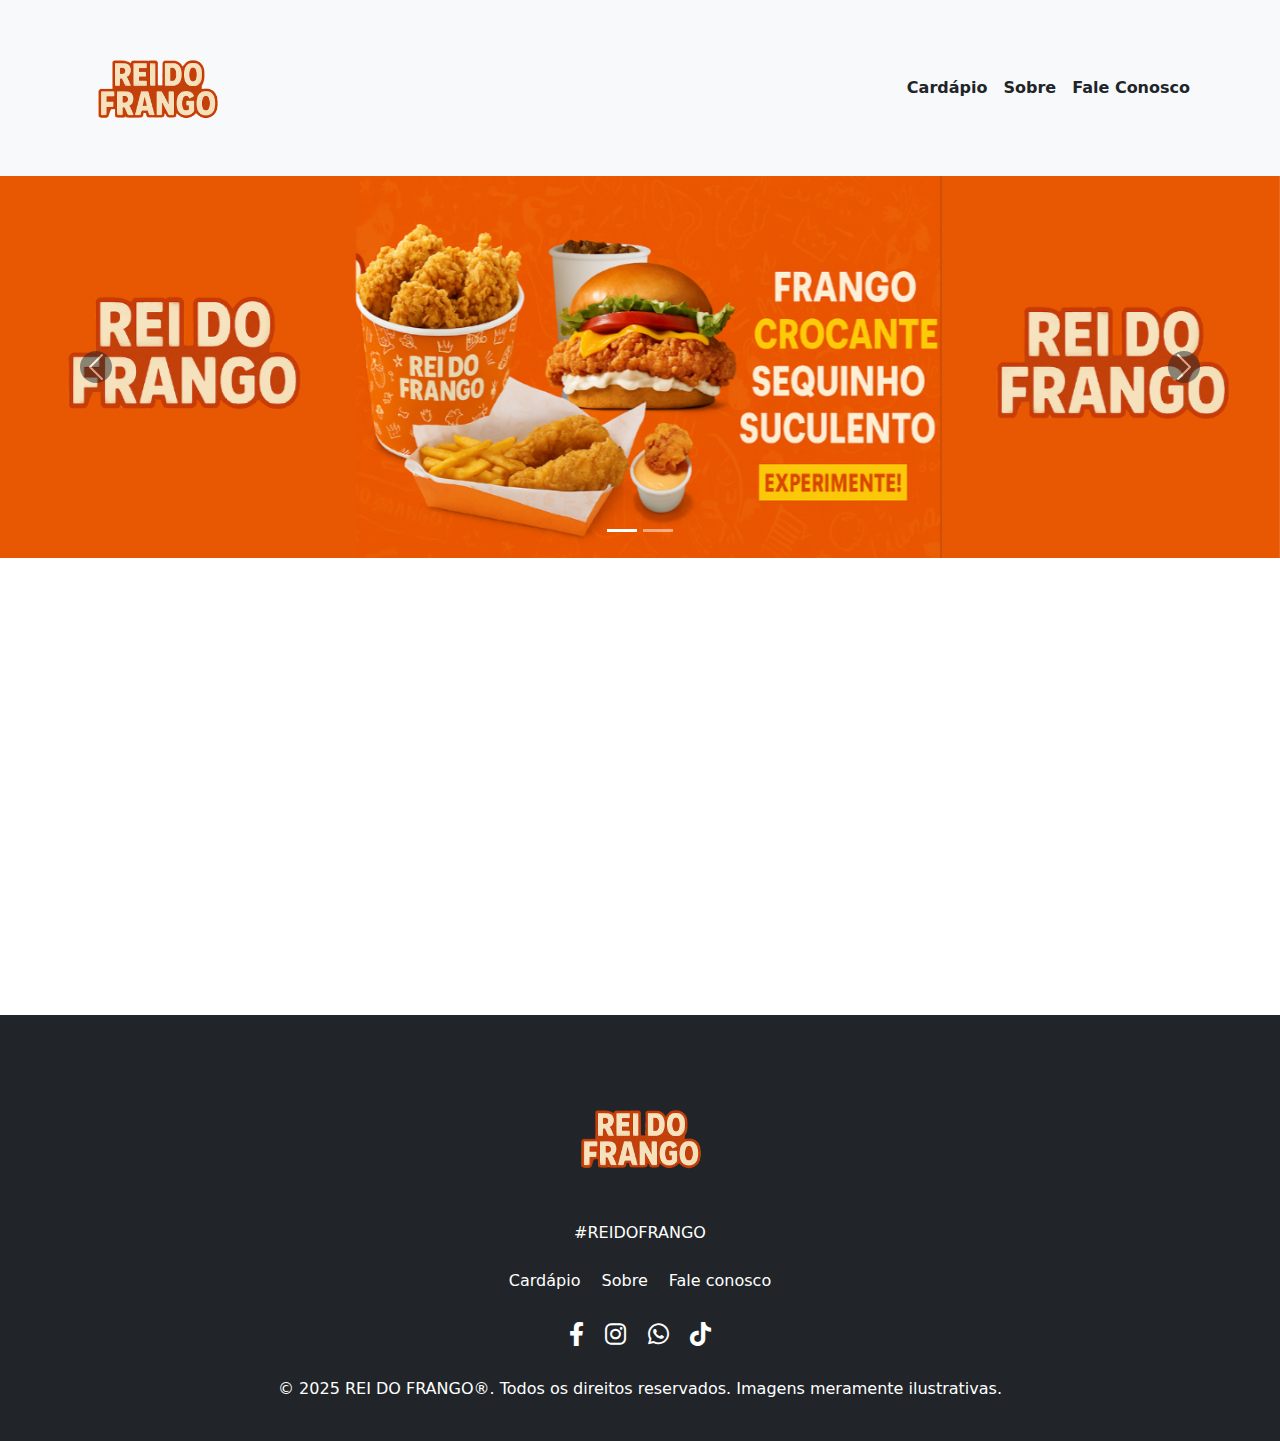
<file: HTML/site/index.html>
<!DOCTYPE html>
<html lang="pt-BR">
<head>
    <meta charset="UTF-8">
    <meta name="viewport" content="width=device-width, initial-scale=1.0">
    <title>Início | REI DO FRANGO</title>
    <link href="https://cdn.jsdelivr.net/npm/bootstrap@5.3.0/dist/css/bootstrap.min.css" rel="stylesheet">
    <link rel="stylesheet" href="https://cdnjs.cloudflare.com/ajax/libs/font-awesome/6.0.0-beta3/css/all.min.css">
</head>
<body>
    <nav class="navbar navbar-expand-lg navbar-light bg-light shadow-sm">
        <div class="container">
            <a class="navbar-brand" href="index.html">
                <img src="../Imagens/logo.png" alt="Logo" class="img-fluid" style="height: 150px;">
            </a>
            <button class="navbar-toggler" type="button" data-bs-toggle="collapse" data-bs-target="#navbarNav" aria-controls="navbarNav" aria-expanded="false" aria-label="Toggle navigation">
                <span class="navbar-toggler-icon"></span>
            </button>
            <div class="collapse navbar-collapse" id="navbarNav">
                <ul class="navbar-nav ms-auto">
                    <li class="nav-item">
                        <a class="nav-link text-dark fw-bold" href="cardapio.html">Cardápio</a>
                    </li>
                    <li class="nav-item">
                        <a class="nav-link text-dark fw-bold" href="sobre.html">Sobre</a>
                    </li>
                    <li class="nav-item">
                        <a class="nav-link text-dark fw-bold" href="faleconosco.html">Fale Conosco</a>
                    </li>
                </ul>
            </div>
        </div>
    </nav>

    <header id="hero-carousel" class="carousel slide" data-bs-ride="carousel">
        <div class="carousel-indicators">
            <button type="button" data-bs-target="#hero-carousel" data-bs-slide-to="0" class="active" aria-current="true" aria-label="Slide 1"></button>
            <button type="button" data-bs-target="#hero-carousel" data-bs-slide-to="1" aria-label="Slide 2"></button>
        </div>
        <div class="carousel-inner h-100">
            <div class="carousel-item active h-100">
                <img src="../Imagens/telainicio.png" class="d-block w-100 h-100" alt="Início">
                <div class="carousel-caption d-none d-md-block text-white">
                    </div>
            </div>
            <div class="carousel-item h-100">
                <img src="../Imagens/baixeoapp.jpeg" class="d-block w-100 h-100" alt="App">
                <div class="carousel-caption d-none d-md-block text-white">
                    </div>
            </div>
        </div>
        <button class="carousel-control-prev" type="button" data-bs-target="#hero-carousel" data-bs-slide="prev">
            <span class="carousel-control-prev-icon bg-dark rounded-circle p-3" aria-hidden="true"></span>
            <span class="visually-hidden">Anterior</span>
        </button>
        <button class="carousel-control-next" type="button" data-bs-target="#hero-carousel" data-bs-slide="next">
            <span class="carousel-control-next-icon bg-dark rounded-circle p-3" aria-hidden="true"></span>
            <span class="visually-hidden">Próximo</span>
        </button>
    </header>

    <iframe src="https://www.google.com/maps/embed?pb=!1m18!1m12!1m3!1d3679.620108985172!2d-43.37688222409892!3d-22.753383833076156!2m3!1f0!2f0!3f0!3m2!1i1024!2i768!4f13.1!3m3!1m2!1s0x9975b9f7a5523b%3A0xc00f2771d643801f!2sRio%20de%20Janeiro!5e0!3m2!1spt-BR!2sbr!4v1700000000000!5m2!1spt-BR!2sbr" width="100%" height="450" style="border:0;" allowfullscreen="" loading="lazy" referrerpolicy="no-referrer-when-downgrade"></iframe>

    <footer class="bg-dark text-white pt-5 pb-4">
        <div class="container text-center">
            <h3><img src="../Imagens/logo.png" height="150px" alt="Logo REI DO FRANGO"></h3>
            <p class="hashtag">#REIDOFRANGO</p>
            <ul class="list-inline my-4">
                <li class="list-inline-item mx-2"><a href="cardapio.html" class="text-white text-decoration-none">Cardápio</a></li>
                <li class="list-inline-item mx-2"><a href="sobre.html" class="text-white text-decoration-none">Sobre</a></li>
                <li class="list-inline-item mx-2"><a href="faleconosco.html" class="text-white text-decoration-none">Fale conosco</a></li>
            </ul>
            <div class="social-icons mb-4">
               <a href="https://facebook.com" target="_blank" class="text-white mx-2 fs-4"><i class="fab fa-facebook-f"></i></a>
                <a href="https://instagram.com" target="_blank" class="text-white mx-2 fs-4"><i class="fab fa-instagram"></i></a>
                <a href="https://whatsapp.com" target="_blank" class="text-white mx-2 fs-4"><i class="fab fa-whatsapp"></i></a>
                <a href="https://tiktok.com" target="_blank" class="text-white mx-2 fs-4"><i class="fab fa-tiktok"></i></a>
            </div>
            <p class="copyright-text">© 2025 REI DO FRANGO®. Todos os direitos reservados. Imagens meramente ilustrativas.</p>
        </div>
    </footer>

    <script src="https://cdn.jsdelivr.net/npm/bootstrap@5.3.3/dist/js/bootstrap.bundle.min.js" integrity="sha384-YvpcrYf0tY3lHB60NNkmXc5s9fDVZLESaAA55NDzOxhy9GkcIdslK1eN7N6jIeHz" crossorigin="anonymous"></script>
</body>
</html>
</file>
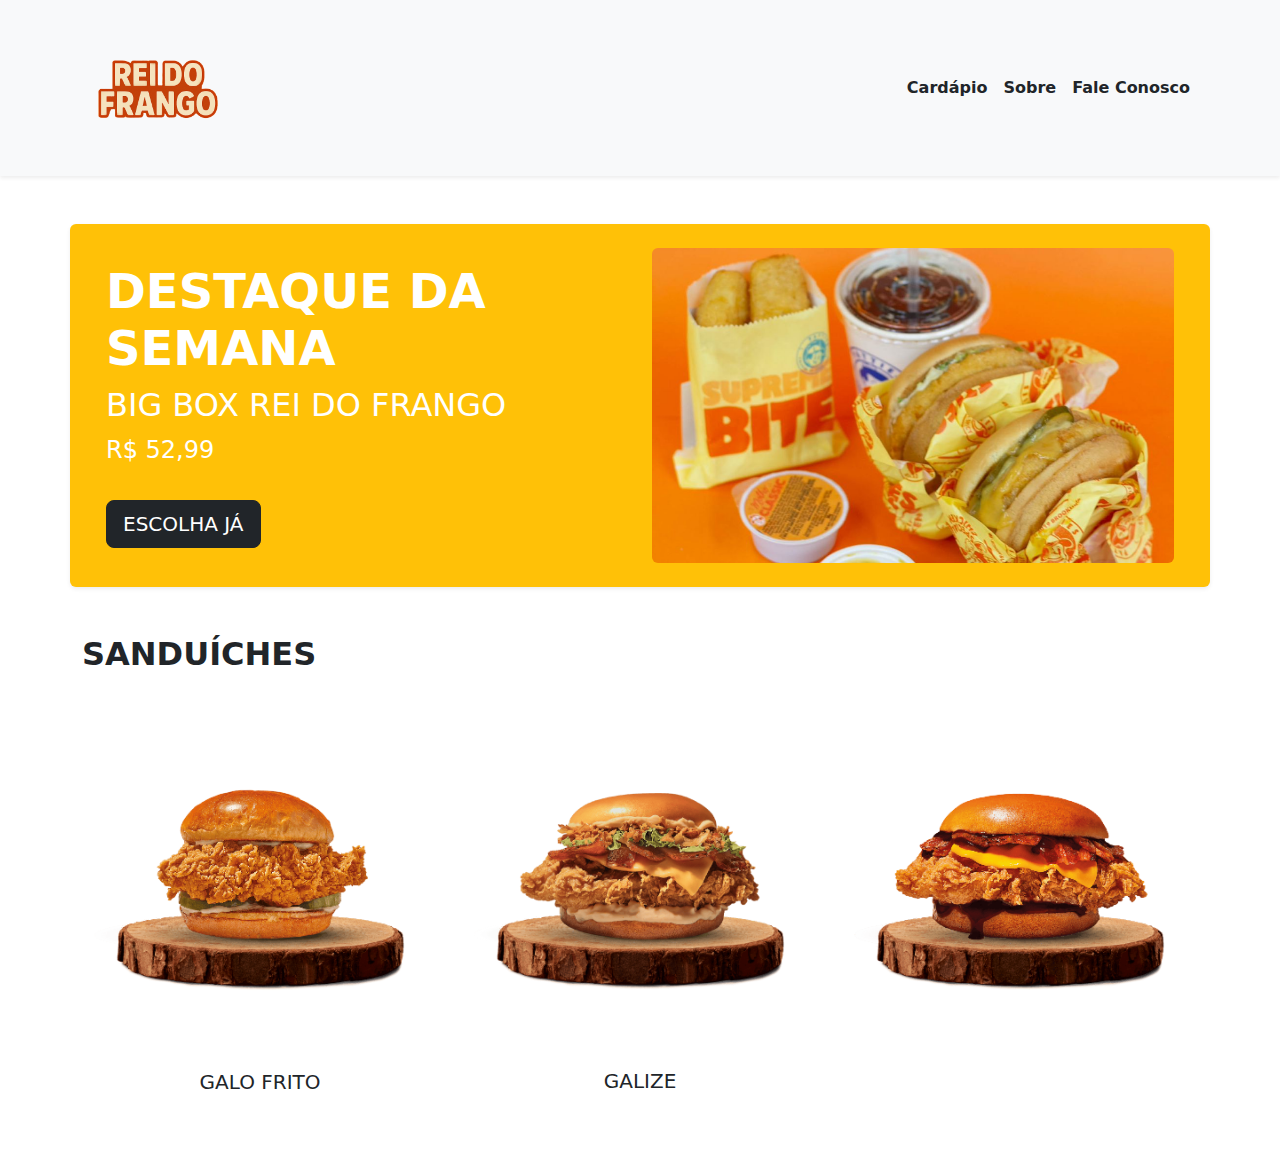
<file: HTML/site/cardapio.html>
<!DOCTYPE html>
<html lang="pt-BR">
<head>
    <meta charset="UTF-8">
    <meta name="viewport" content="width=device-width, initial-scale=1.0">
    <title>Cardápio | REI DO FRANGO</title>
    <link href="https://cdn.jsdelivr.net/npm/bootstrap@5.3.3/dist/css/bootstrap.min.css" rel="stylesheet" integrity="sha384-QWTKZyjpPEjISv5WaRU9OFeRpok6YctnYmDr5pNlyT2bRjXh0JMhjY6hW+ALEwIH" crossorigin="anonymous">
    <link rel="stylesheet" href="https://cdnjs.cloudflare.com/ajax/libs/font-awesome/6.0.0-beta3/css/all.min.css">
</head>
<body>
    <nav class="navbar navbar-expand-lg navbar-light bg-light shadow-sm">
        <div class="container">
            <a class="navbar-brand" href="index.html">
                <img src="../Imagens/logo.png" alt="Logo" class="img-fluid" style="height: 150px;">
            </a>
            <button class="navbar-toggler" type="button" data-bs-toggle="collapse" data-bs-target="#navbarNav" aria-controls="navbarNav" aria-expanded="false" aria-label="Toggle navigation">
                <span class="navbar-toggler-icon"></span>
            </button>
            <div class="collapse navbar-collapse" id="navbarNav">
                <ul class="navbar-nav ms-auto">
                    <li class="nav-item">
                        <a class="nav-link text-dark fw-bold" href="cardapio.html">Cardápio</a>
                    </li>
                    <li class="nav-item">
                        <a class="nav-link text-dark fw-bold" href="sobre.html">Sobre</a>
                    </li>
                    <li class="nav-item">
                        <a class="nav-link text-dark fw-bold" href="faleconosco.html">Fale Conosco</a>
                    </li>
                </ul>
            </div>
        </div>
    </nav>

    <div class="container my-5">
        <div class="row bg-warning text-white p-4 rounded shadow-sm align-items-center mb-5">
            <div class="col-md-6 text-center text-md-start">
                <h2 class="display-5 fw-bold">DESTAQUE DA SEMANA</h2>
                <h3 class="fs-2">BIG BOX REI DO FRANGO</h3>
                <p class="fs-4">R$ 52,99</p>
                <button class="btn btn-dark btn-lg mt-3">ESCOLHA JÁ</button>
            </div>
            <div class="col-md-6 text-center">
                <img src="../Imagens/design-sem-nome-2023-08-08t170018.webp" alt="Big Box Rei do Frango" class="img-fluid rounded">
            </div>
        </div>

        <h2 class="text-dark fw-bold mb-4">SANDUÍCHES</h2>
        <div class="row row-cols-1 row-cols-md-3 g-4 mb-5">
            <div class="col text-center">
                <div class="card h-100 border-0">
                    <img src="../Imagens/sanduiche_thesandwich_totem.png" class="card-img-top rounded" alt="GALO FRITO">
                    <div class="card-body">
                        <h5 class="card-title text-dark">GALO FRITO</h5>
                    </div>
                </div>
            </div>
            <div class="col text-center">
                <div class="card h-100 border-0">
                    <img src="../Imagens/sanduiche_cbf_totem.png" class="card-img-top rounded" alt="GALIZE">
                    <div class="card-body">
                        <h5 class="card-title text-dark">GALIZE</h5>
                    </div>
                </div>
            </div>
            <div class="col text-center">
                <div class="card h-100 border-0">
                    <img src="../Imagens/sanduiche_bbqbacon_totem.png" class="card-img-top rounded" alt="CARUJÓ">
                    <div class="
</file>
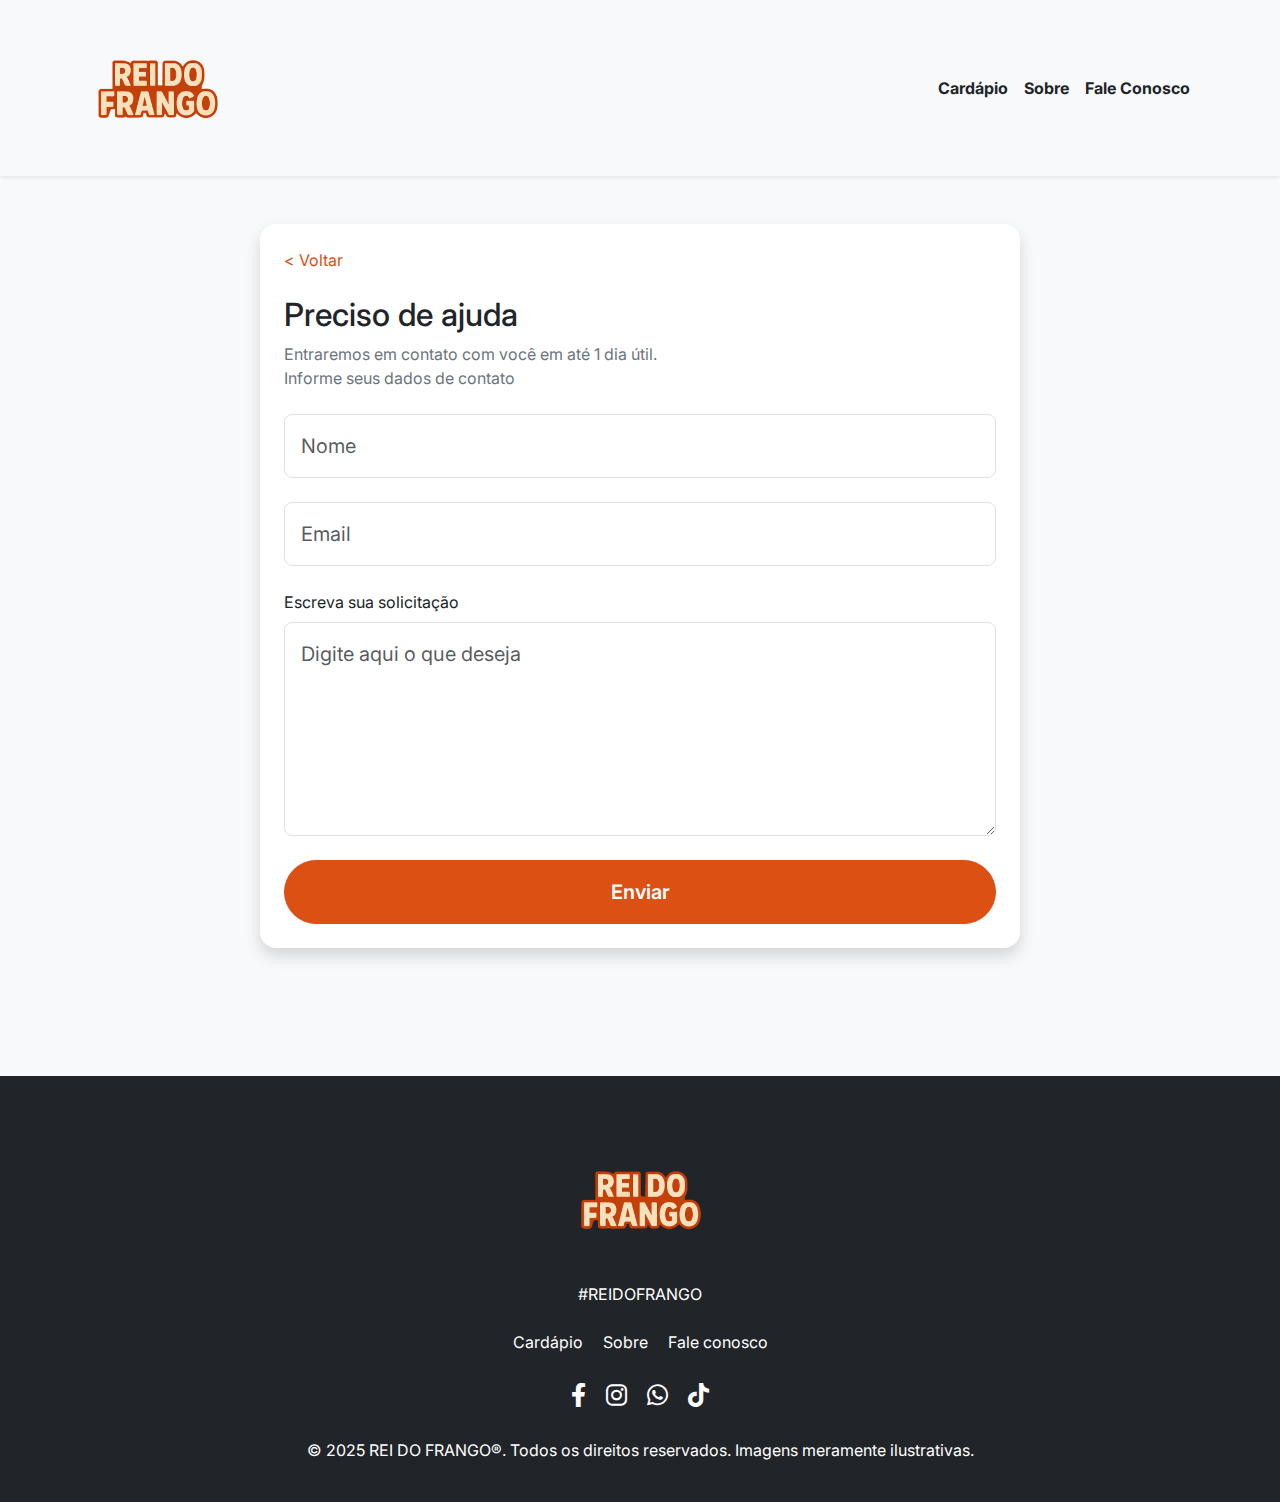
<file: HTML/site/faleconosco.html>
<!DOCTYPE html>
<html lang="pt-BR">
<head>
    <meta charset="UTF-8">
    <meta name="viewport" content="width=device-width, initial-scale=1.0">
    <title>Fale conosco | REI DO FRANGO</title>
    <link href="https://cdn.jsdelivr.net/npm/bootstrap@5.3.3/dist/css/bootstrap.min.css" rel="stylesheet" integrity="sha384-QWTKZyjpPEjISv5WaRU9OFeRpok6YctnYmDr5pNlyT2bRjXh0JMhjY6hW+ALEwIH" crossorigin="anonymous">
    <link rel="stylesheet" href="https://cdnjs.cloudflare.com/ajax/libs/font-awesome/6.0.0-beta3/css/all.min.css" crossorigin="anonymous">
    <link href="https://fonts.googleapis.com/css2?family=Inter:wght@400;500;600;700&display=swap" rel="stylesheet">
    <link rel="stylesheet" href="style.css"> 
    </head>
<body>
    <nav class="navbar navbar-expand-lg navbar-light bg-light shadow-sm">
        <div class="container">
            <a class="navbar-brand" href="index.html">
                <img src="../Imagens/logo.png" alt="Logo" class="img-fluid" style="height: 150px;">
            </a>
            <button class="navbar-toggler" type="button" data-bs-toggle="collapse" data-bs-target="#navbarNav" aria-controls="navbarNav" aria-expanded="false" aria-label="Toggle navigation">
                <span class="navbar-toggler-icon"></span>
            </button>
            <div class="collapse navbar-collapse" id="navbarNav">
                <ul class="navbar-nav ms-auto">
                    <li class="nav-item">
                        <a class="nav-link text-dark fw-bold" href="cardapio.html">Cardápio</a>
                    </li>
                    <li class="nav-item">
                        <a class="nav-link text-dark fw-bold" href="sobre.html">Sobre</a>
                    </li>
                    <li class="nav-item">
                        <a class="nav-link text-dark fw-bold" href="faleconosco.html">Fale Conosco</a>
                    </li>
                </ul>
            </div>
        </div>
    </nav>

    <main class="d-flex justify-content-center align-items-start py-5 min-vh-100">
        <div class="container">
            <div class="row justify-content-center">
                <div class="col-12 col-md-10 col-lg-8 bg-white p-4 rounded-4 shadow">
                    <div class="mb-4">
                        <a href="javascript:history.back()" class="text-custom-orange text-decoration-none">
                            < Voltar
                        </a>
                    </div>

                    <h2 class="mb-2">Preciso de ajuda</h2>
                    <p class="mb-4 text-secondary">
                        Entraremos em contato com você em até 1 dia útil.<br>
                        Informe seus dados de contato
                    </p>

                    <form>
                        <div class="mb-4">
                            <input type="text" class="form-control rounded-3 p-3 fs-5" id="nome" placeholder="Nome" required>
                        </div>

                        <div class="mb-4">
                            <input type="email" class="form-control rounded-3 p-3 fs-5" id="email" placeholder="Email" required>
                        </div>

                        <div class="mb-4">
                            <label for="solicitacao" class="form-label mb-2">Escreva sua solicitação</label>
                            <textarea class="form-control rounded-3 p-3 fs-5" id="solicitacao" rows="6" placeholder="Digite aqui o que deseja" required></textarea>
                        </div>

                        <div class="d-grid mt-4">
                            <button type="submit" class="btn btn-custom-orange py-3 px-5 fs-5 fw-semibold rounded-pill">Enviar</button>
                        </div>
                    </form>
                </div>
            </div>
        </div>
    </main>

    <footer class="bg-dark text-white pt-5 pb-4">
        <div class="container text-center">
            <h3>
                <img src="../Imagens/logo.png" height="150px" alt="Logo REI DO FRANGO">
            </h3>
            <p class="hashtag">#REIDOFRANGO</p>
            <ul class="list-inline my-4">
                <li class="list-inline-item mx-2"><a href="cardapio.html" class="text-white text-decoration-none">Cardápio</a></li>
                <li class="list-inline-item mx-2"><a href="sobre.html" class="text-white text-decoration-none">Sobre</a></li>
                <li class="list-inline-item mx-2"><a href="faleconosco.html" class="text-white text-decoration-none">Fale conosco</a></li>
            </ul>
            <div class="social-icons mb-4">
               <a href="https://facebook.com" target="_blank" class="text-white mx-2 fs-4"><i class="fab fa-facebook-f"></i></a>
                <a href="https://instagram.com" target="_blank" class="text-white mx-2 fs-4"><i class="fab fa-instagram"></i></a>
                <a href="https://whatsapp.com" target="_blank" class="text-white mx-2 fs-4"><i class="fab fa-whatsapp"></i></a>
                <a href="https://tiktok.com" target="_blank" class="text-white mx-2 fs-4"><i class="fab fa-tiktok"></i></a>
            </div>
            <p class="copyright-text">&copy; 2025 REI DO FRANGO®. Todos os direitos reservados. Imagens meramente ilustrativas.</p>
        </div>
    </footer>

    <script src="https://cdn.jsdelivr.net/npm/bootstrap@5.3.3/dist/js/bootstrap.bundle.min.js" integrity="sha384-YvpcrYf0tY3lHB60NNkmXc5s9fDVZLESaAA55NDzOxhy9GkcIdslK1eN7N6jIeHz" crossorigin="anonymous"></script>
</body>
</html>
</file>
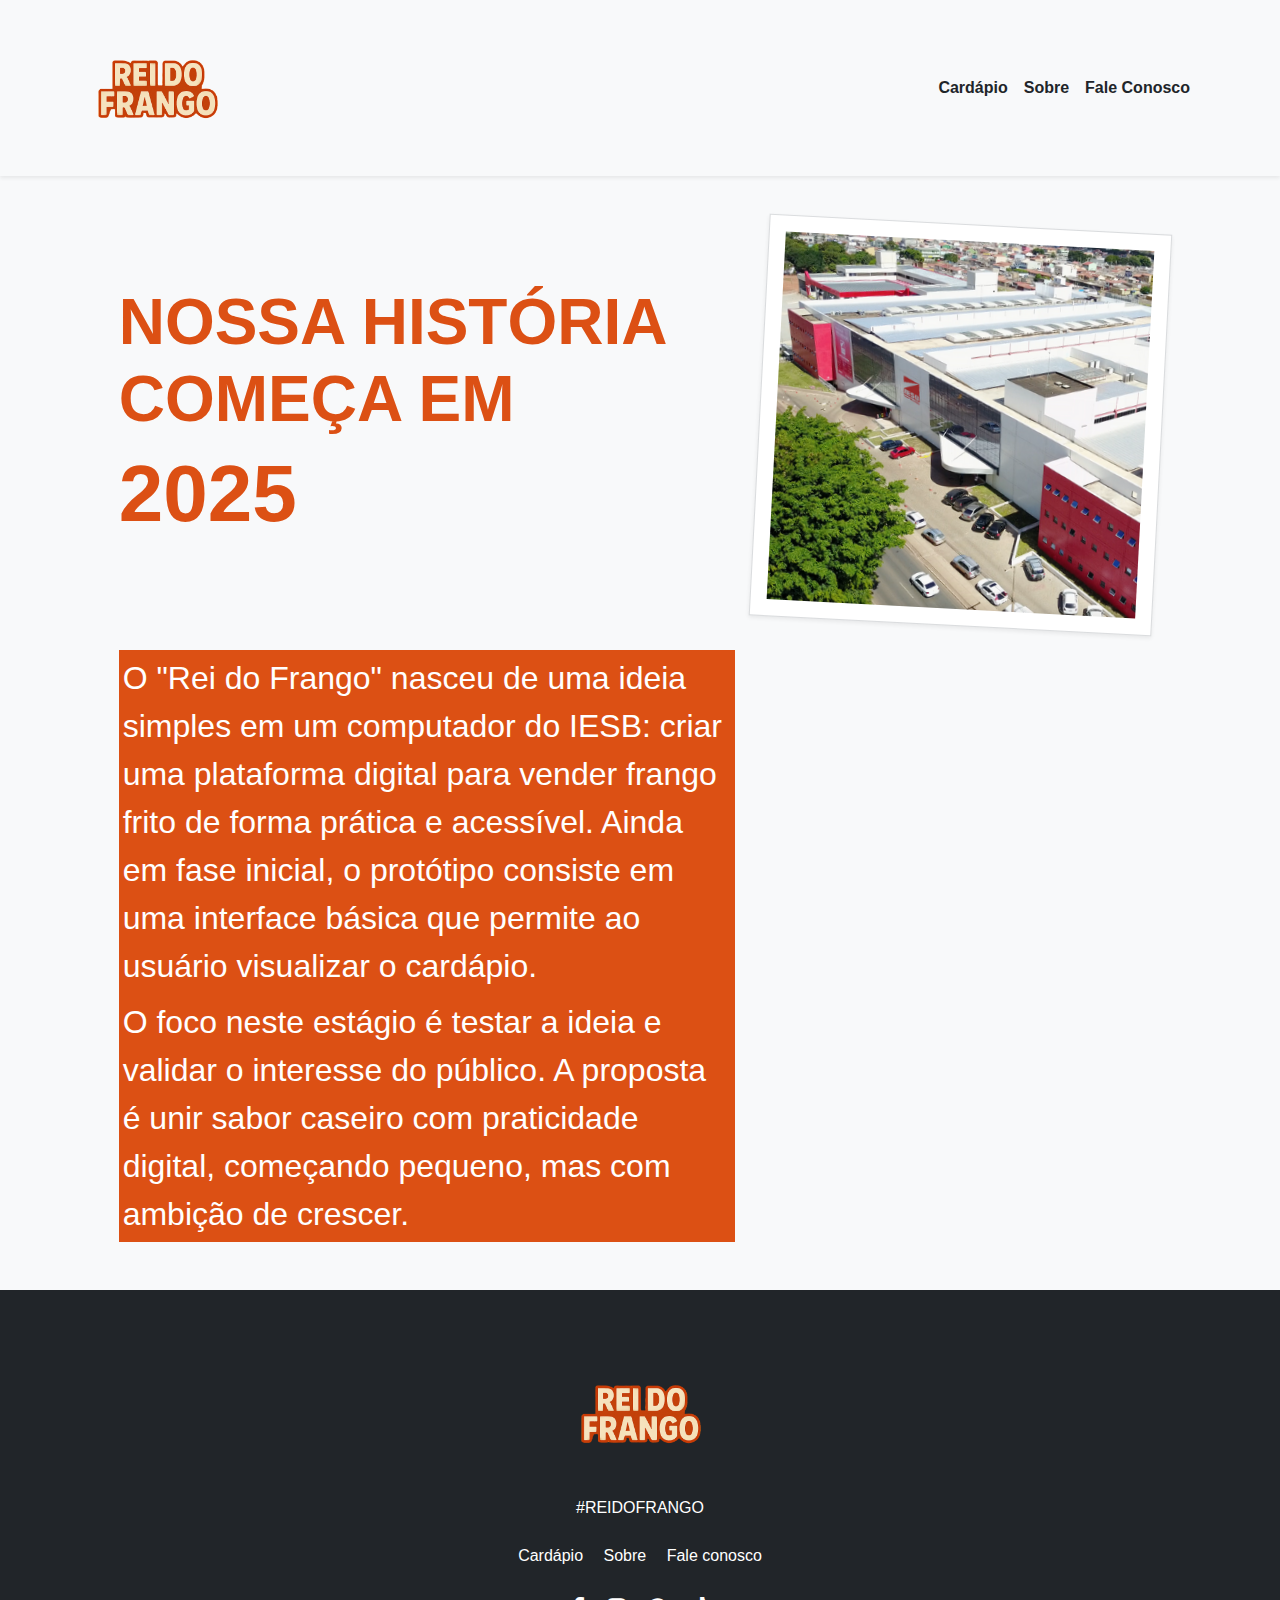
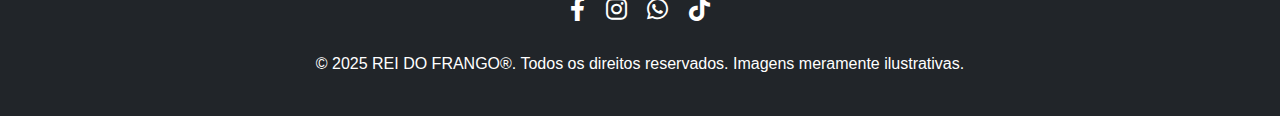
<file: HTML/site/sobre.html>
<!DOCTYPE html>
<html lang="pt-BR">
<head>
    <meta charset="UTF-8">
    <meta name="viewport" content="width=device-width, initial-scale=1.0">
    <title>Sobre | REI DO FRANGO</title>
    <link href="https://cdn.jsdelivr.net/npm/bootstrap@5.3.3/dist/css/bootstrap.min.css" rel="stylesheet" integrity="sha384-QWTKZyjpPEjISv5WaRU9OFeRpok6YctnYmDr5pNlyT2bRjXh0JMhjY6hW+ALEwIH" crossorigin="anonymous">
    <link rel="stylesheet" href="https://cdnjs.cloudflare.com/ajax/libs/font-awesome/6.0.0-beta3/css/all.min.css" crossorigin="anonymous">
    <link rel="stylesheet" href="style.css">
    </head>
<body>
    <nav class="navbar navbar-expand-lg navbar-light bg-light shadow-sm">
        <div class="container">
            <a class="navbar-brand" href="index.html">
                <img src="../Imagens/logo.png" alt="Logo" class="img-fluid" style="height: 150px;">
            </a>
            <button class="navbar-toggler" type="button" data-bs-toggle="collapse" data-bs-target="#navbarNav" aria-controls="navbarNav" aria-expanded="false" aria-label="Toggle navigation">
                <span class="navbar-toggler-icon"></span>
            </button>
            <div class="collapse navbar-collapse" id="navbarNav">
                <ul class="navbar-nav ms-auto">
                    <li class="nav-item">
                        <a class="nav-link text-dark fw-bold" href="cardapio.html">Cardápio</a>
                    </li>
                    <li class="nav-item">
                        <a class="nav-link text-dark fw-bold" href="sobre.html">Sobre</a>
                    </li>
                    <li class="nav-item">
                        <a class="nav-link text-dark fw-bold" href="faleconosco.html">Fale Conosco</a>
                    </li>
                </ul>
            </div>
        </div>
    </nav>

    <div class="container-fluid py-5">
        <div class="row align-items-center">
            <div class="col-lg-6 offset-lg-1">
                <div class="mb-4">
                    <h1 class="fw-bold display-3 custom-orange-text">NOSSA HISTÓRIA COMEÇA EM</h1>
                    <span class="fw-bolder display-1 custom-orange-text">2025</span>
                </div>
            </div>
            <div class="col-lg-4 text-center">
                <div class="bg-white p-3 shadow-sm border border-secondary border-opacity-25 rotated-box">
                    <img src="../Imagens/estrutura-bem-vindo-7.png" class="img-fluid" alt="Building">
                </div>
            </div>
        </div>
        <div class="row mt-4">
            <div class="col-lg-6 offset-lg-1">
                <div class="text-white p-1 fs-2 bg-custom-orange">
                    <p class="mb-2">O "Rei do Frango" nasceu de uma ideia simples em um computador do IESB: criar uma plataforma digital para vender frango frito de forma prática e acessível. Ainda em fase inicial, o protótipo consiste em uma interface básica que permite ao usuário visualizar o cardápio.</p>
                    <p class="mb-0">O foco neste estágio é testar a ideia e validar o interesse do público. A proposta é unir sabor caseiro com praticidade digital, começando pequeno, mas com ambição de crescer.</p>
                </div>
            </div>
        </div>
    </div>

    <footer class="bg-dark text-white pt-5 pb-4">
        <div class="container text-center">
            <h3>
                <img src="../Imagens/logo.png" height="150px" alt="Logo REI DO FRANGO">
            </h3>
            <p class="hashtag">#REIDOFRANGO</p>
            <ul class="list-inline my-4">
                <li class="list-inline-item mx-2"><a href="cardapio.html" class="text-white text-decoration-none">Cardápio</a></li>
                <li class="list-inline-item mx-2"><a href="sobre.html" class="text-white text-decoration-none">Sobre</a></li>
                <li class="list-inline-item mx-2"><a href="faleconosco.html" class="text-white text-decoration-none">Fale conosco</a></li>
            </ul>
            <div class="social-icons mb-4">
               <a href="https://facebook.com" target="_blank" class="text-white mx-2 fs-4"><i class="fab fa-facebook-f"></i></a>
                <a href="https://instagram.com" target="_blank" class="text-white mx-2 fs-4"><i class="fab fa-instagram"></i></a>
                <a href="https://whatsapp.com" target="_blank" class="text-white mx-2 fs-4"><i class="fab fa-whatsapp"></i></a>
                <a href="https://tiktok.com" target="_blank" class="text-white mx-2 fs-4"><i class="fab fa-tiktok"></i></a>
            </div>
            <p class="copyright-text">&copy; 2025 REI DO FRANGO®. Todos os direitos reservados. Imagens meramente ilustrativas.</p>
        </div>
    </footer>

    <script src="https://cdn.jsdelivr.net/npm/bootstrap@5.3.3/dist/js/bootstrap.bundle.min.js" integrity="sha384-YvpcrYf0tY3lHB60NNkmXc5s9fDVZLESaAA55NDzOxhy9GkcIdslK1eN7N6jIeHz" crossorigin="anonymous"></script>
</body>
</html>
</file>
<file: HTML/site/style.css>
.carousel-item img {
    object-fit: cover;
    height: 100%; 
}

#hero-carousel {
    min-height: 50vh; 
}
.text-custom-orange {
    color: #DC5014;
}

.btn-custom-orange {
    background-color: #DC5014;
    border-color: #DC5014;
    color: white;
    transition: background-color 0.3s ease, border-color 0.3s ease;
}

.btn-custom-orange:hover {
    background-color: #c44710;
    border-color: #c44710;
}
body {
    font-family: 'Inter', sans-serif;
    background-color: #f8f9fa;
}
.custom-orange-text {
    color: #DC5014;
}

.bg-custom-orange {
    background-color: #DC5014;
}

.rotated-box {
    transform: rotate(3deg);
}
</file>
